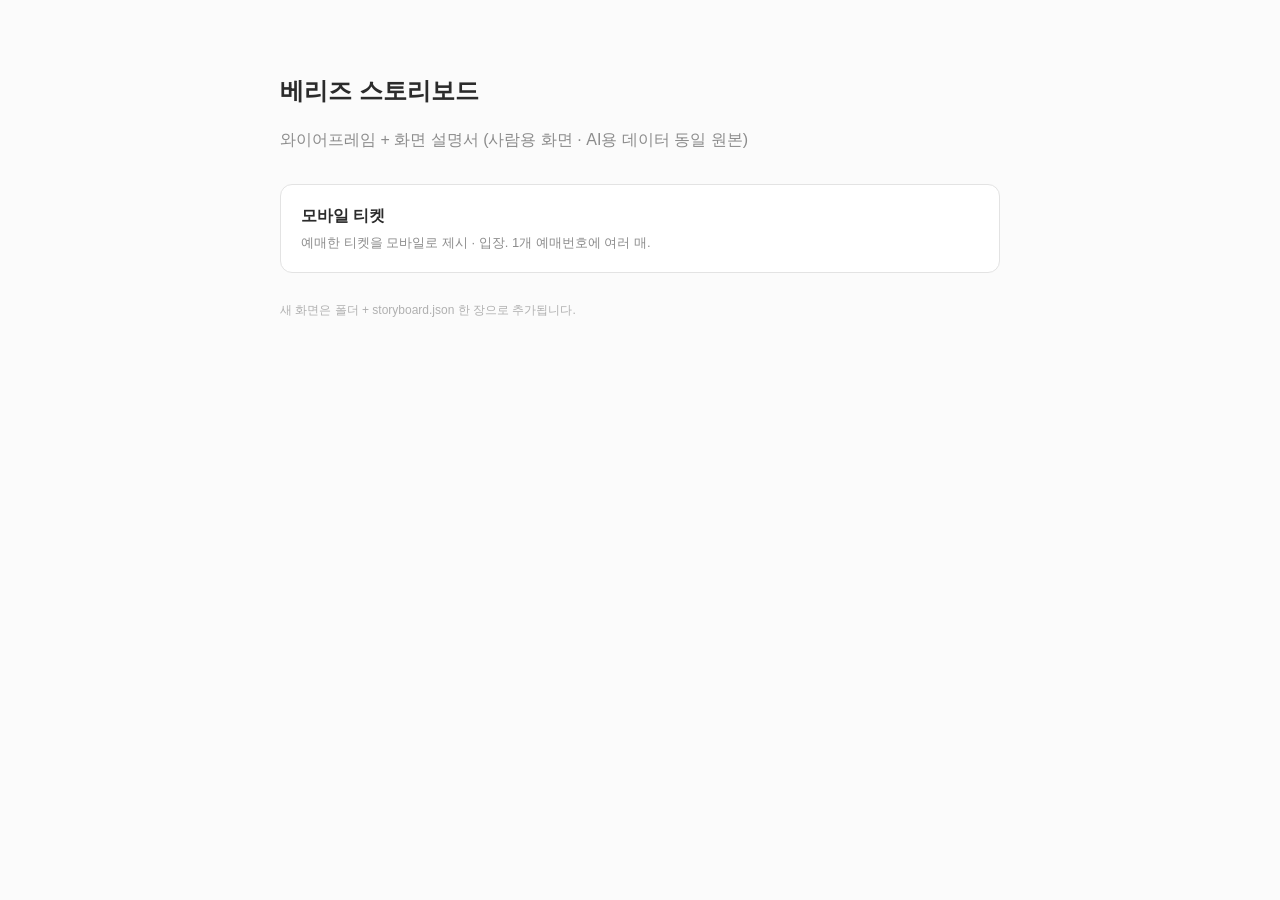
<file: index.html>
<!DOCTYPE html>
<html lang="ko">
<head>
  <meta charset="UTF-8" />
  <meta name="viewport" content="width=device-width, initial-scale=1.0" />
  <title>베리즈 스토리보드</title>
  <style>
    body { font-family: -apple-system, "Apple SD Gothic Neo", "Pretendard", "Malgun Gothic", sans-serif; background: #FBFBFB; color: #2B2B2B; max-width: 720px; margin: 0 auto; padding: 56px 24px; line-height: 1.6; }
    h1 { font-size: 24px; font-weight: 800; }
    p.sub { color: #8C8C8C; margin: 6px 0 32px; }
    a.card { display: block; border: 1px solid #E3E3E3; border-radius: 12px; padding: 18px 20px; margin-bottom: 12px; text-decoration: none; color: inherit; background: #fff; transition: border-color .15s; }
    a.card:hover { border-color: #5B5B5B; }
    a.card .name { font-size: 16px; font-weight: 700; }
    a.card .desc { font-size: 13px; color: #8C8C8C; margin-top: 4px; }
    .foot { margin-top: 28px; font-size: 12px; color: #B0B0B0; }
  </style>
</head>
<body>
  <h1>베리즈 스토리보드</h1>
  <p class="sub">와이어프레임 + 화면 설명서 (사람용 화면 · AI용 데이터 동일 원본)</p>

  <a class="card" href="mobile-ticket/">
    <div class="name">모바일 티켓</div>
    <div class="desc">예매한 티켓을 모바일로 제시 · 입장. 1개 예매번호에 여러 매.</div>
  </a>

  <p class="foot">새 화면은 폴더 + storyboard.json 한 장으로 추가됩니다.</p>
</body>
</html>
</file>
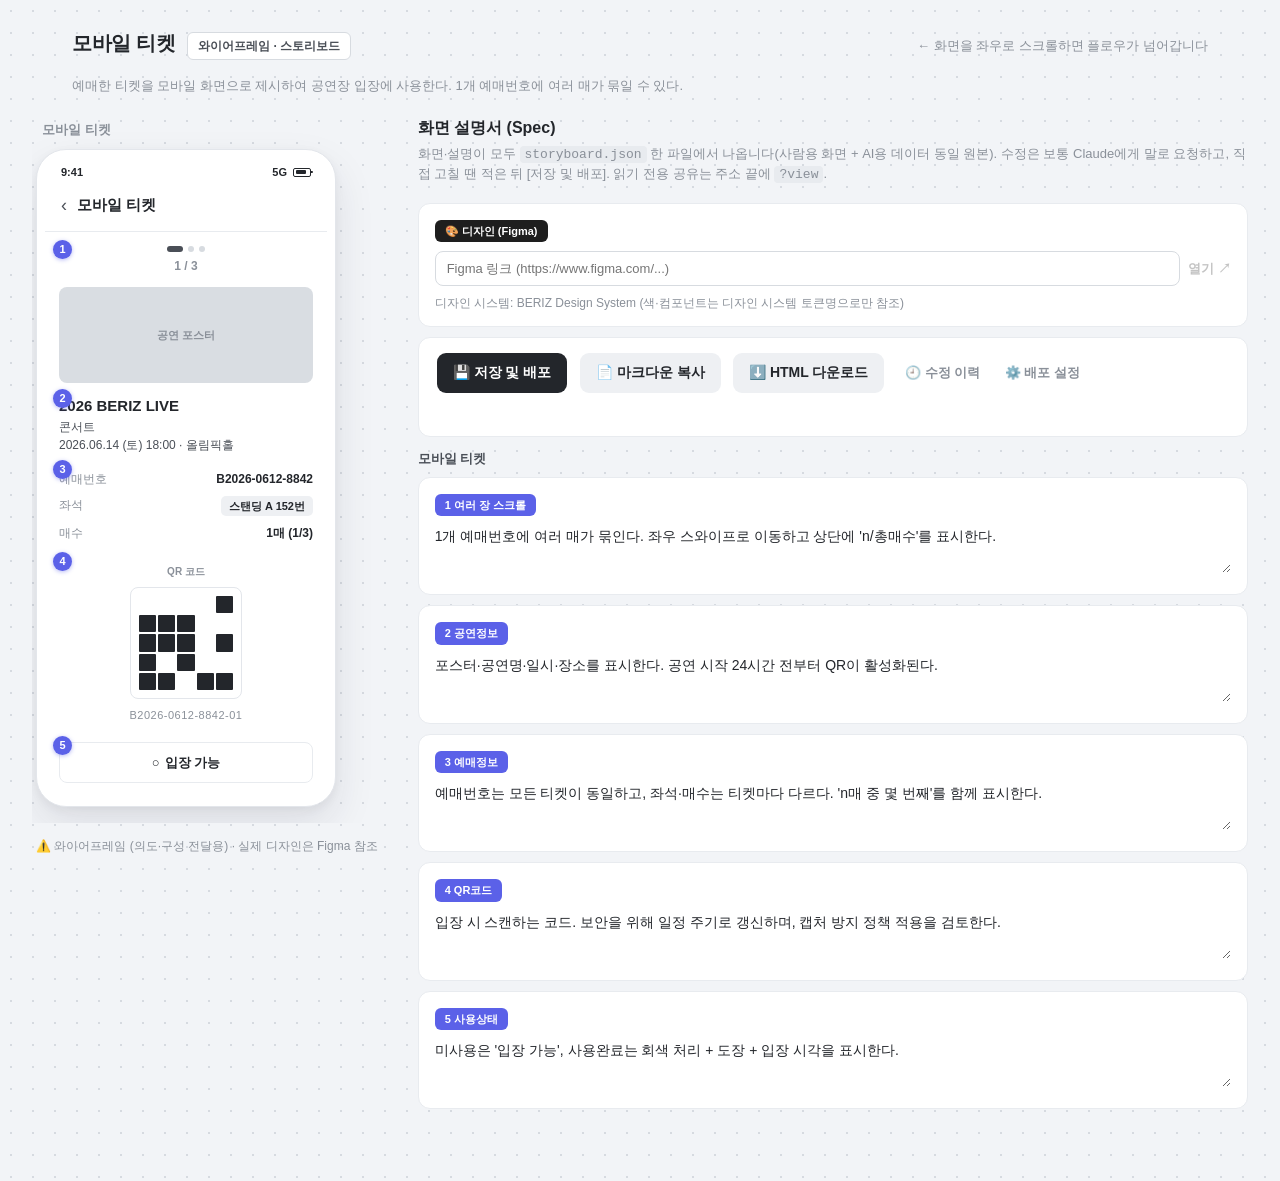
<file: mobile-ticket/index.html>
<!DOCTYPE html>
<html lang="ko">
<head>
  <meta charset="UTF-8" />
  <meta name="viewport" content="width=device-width, initial-scale=1.0" />
  <title>모바일 티켓 · 와이어프레임 스토리보드</title>
  <link rel="stylesheet" href="../engine/engine.css" />
</head>
<body>
  <div id="app"></div>
  <!-- 이 화면의 데이터 위치만 지정하면 됩니다. 나머지는 공용 엔진이 처리합니다. -->
  <script>window.STORYBOARD = { path: 'mobile-ticket/storyboard.json' };</script>
  <script src="../engine/engine.js"></script>
</body>
</html>
</file>
<file: engine/engine.css>
:root {
  --ink: #23262B; --gray: #8A9099; --line: #D7DBE0; --line-soft: #E8EBEF;
  --box: #D9DDE2; --box-2: #EEF0F3; --bg: #F5F6F8; --accent: #4A4F57;
  --ok: #2E7D32; --err: #C62828; --link: #2563EB;
  --pin: #5B61E8;
}
* { box-sizing: border-box; margin: 0; padding: 0; -webkit-font-smoothing: antialiased; }
body {
  font-family: -apple-system, "Apple SD Gothic Neo", "Pretendard", "Malgun Gothic", sans-serif;
  color: var(--ink); line-height: 1.5;
  background-color: #F2F4F7;
  background-image: radial-gradient(#D6DAE0 1.1px, transparent 1.1px);
  background-size: 22px 22px;
}
.topbar { max-width: 1200px; margin: 0 auto; padding: 28px 32px 0; display: flex; align-items: baseline; gap: 12px; flex-wrap: wrap; }
.topbar h1 { font-size: 20px; font-weight: 800; letter-spacing: -0.02em; }
.topbar .badge { font-size: 12px; font-weight: 700; color: var(--accent); background: #fff; border: 1px solid var(--line); padding: 4px 10px; border-radius: 6px; }
.topbar .hint { margin-left: auto; font-size: 13px; color: var(--gray); }
.topbar .purpose { flex-basis: 100%; font-size: 13px; color: var(--gray); margin-top: 4px; }

.page { max-width: 1320px; margin: 0 auto; padding: 20px 32px 64px; display: flex; gap: 40px; align-items: flex-start; flex-wrap: wrap; }
.stage { flex: 0 1 auto; min-width: 0; }
.docs { flex: 1 1 520px; min-width: 420px; }
.wf-note { font-size: 12px; color: var(--gray); margin: 14px 0 0 4px; }

/* ===== 멀티 화면 플로우 ===== */
.flow { display: flex; gap: 30px; overflow-x: auto; padding: 4px 4px 16px; }
.screen-col { flex: 0 0 auto; }
.screen-label { font-size: 13px; font-weight: 600; color: var(--gray); margin: 0 0 10px 6px; }

/* ===== 폰 프레임 ===== */
.phone { width: 300px; background: #fff; border: 1px solid #E3E6EB; border-radius: 30px; padding: 8px;
  box-shadow: 0 18px 40px rgba(28,30,55,.10), 0 3px 10px rgba(0,0,0,.05); }
.screen { background: #fff; border-radius: 23px; overflow: hidden; height: 640px; display: flex; flex-direction: column; position: relative; }
.statusbar { height: 28px; padding: 0 16px; display: flex; align-items: center; justify-content: space-between; font-size: 11px; font-weight: 700; flex: 0 0 auto; }
.statusbar .sys { display: inline-flex; align-items: center; gap: 6px; }
.statusbar .bat { display: inline-block; width: 18px; height: 9px; border: 1px solid var(--ink); border-radius: 2px; position: relative; }
.statusbar .bat::after { content: ""; position: absolute; left: 1.5px; top: 1.5px; bottom: 1.5px; width: 10px; background: var(--ink); border-radius: 1px; }
.statusbar .bat::before { content: ""; position: absolute; right: -3px; top: 2.5px; bottom: 2.5px; width: 2px; background: var(--ink); border-radius: 0 1px 1px 0; }
.appbar { padding: 6px 16px 12px; display: flex; align-items: center; gap: 10px; border-bottom: 1px solid var(--line-soft); flex: 0 0 auto; }
.appbar .back { font-size: 18px; color: var(--accent); }
.appbar .title { font-size: 15px; font-weight: 800; }
.screen-body { flex: 1; overflow-y: auto; padding: 14px; display: flex; flex-direction: column; gap: 12px; scrollbar-width: thin; }

/* ===== 블록 공통 ===== */
.blk { position: relative; }
.blk .t { font-size: 15px; font-weight: 800; }
.blk .s { font-size: 12px; color: var(--accent); }
.blk-text.center { text-align: center; }

/* 이미지/플레이스홀더 */
.ph { background: var(--box); border-radius: 8px; display: flex; align-items: center; justify-content: center; color: var(--gray); font-size: 11px; font-weight: 600; }

/* 리스트 */
.list .li { display: flex; align-items: center; gap: 10px; padding: 10px 2px; border-bottom: 1px solid var(--line-soft); }
.list .li:last-child { border-bottom: none; }
.av { width: 36px; height: 36px; border-radius: 50%; background: var(--box); flex: 0 0 auto; }
.li .li-main { flex: 1; min-width: 0; }
.li .li-main .t { font-size: 13px; font-weight: 700; }
.li .li-main .s { font-size: 11px; }
.li .li-tr { font-size: 11px; color: var(--gray); white-space: nowrap; }

/* 카드 */
.card { border: 1px solid var(--line); border-radius: 10px; overflow: hidden; }
.card .card-img { height: 90px; }
.card .card-body { padding: 10px 12px; display: flex; align-items: center; gap: 8px; }
.card .card-body .li-main { flex: 1; }

/* 키-값 필드 */
.fields .row { display: flex; justify-content: space-between; font-size: 12px; padding: 4px 0; }
.fields .row .k { color: var(--gray); }
.fields .row .v { font-weight: 700; text-align: right; }
.seat-badge { display: inline-block; background: var(--box-2); font-weight: 700; font-size: 11px; padding: 2px 8px; border-radius: 5px; }

/* 버튼 */
.btn { display: block; text-align: center; background: var(--ink); color: #fff; border-radius: 9px; padding: 11px; font-weight: 800; font-size: 13px; }
.btn.ghost { background: var(--box-2); color: var(--ink); }
.btn.line { background: #fff; border: 1px solid var(--ink); color: var(--ink); }

/* 검색 / 세그먼트 / 칩 */
.search { border: 1px solid var(--line); border-radius: 9px; padding: 10px 12px; color: var(--gray); font-size: 12px; }
.seg { display: flex; border: 1px solid var(--line); border-radius: 8px; overflow: hidden; }
.seg span { flex: 1; text-align: center; padding: 7px; font-size: 12px; font-weight: 700; color: var(--gray); }
.seg span.on { background: var(--ink); color: #fff; }
.chips { display: flex; gap: 6px; flex-wrap: wrap; }
.chip { border: 1px solid var(--line); border-radius: 999px; padding: 3px 11px; font-size: 11px; color: var(--accent); }

/* QR */
.qr-area { display: flex; flex-direction: column; align-items: center; gap: 8px; padding: 6px 0; }
.qr { width: 112px; height: 112px; padding: 8px; border-radius: 8px; border: 1px solid #E3E6EB; display: grid; grid-template-columns: repeat(5,1fr); grid-template-rows: repeat(5,1fr); gap: 2px; }
.qr i { border-radius: 1px; }
.qr i.f { background: var(--ink); }
.qr-label { font-size: 10px; color: var(--gray); font-weight: 700; }
.qr-code { font-size: 11px; color: var(--gray); letter-spacing: .5px; }

/* 상태 */
.status { text-align: center; padding: 10px; font-weight: 800; font-size: 13px; border-radius: 8px; border: 1px solid var(--line-soft); }
.status.unused { color: var(--ink); }
.status.used { color: var(--gray); background: var(--box-2); }
.status.info { color: var(--accent); background: var(--box-2); }
.status .ico { margin-right: 5px; }

/* 하단 네비 */
.bnav { display: flex; border-top: 1px solid var(--line-soft); margin: 0 -14px -14px; padding: 8px 0; background: #fff; }
.bnav span { flex: 1; text-align: center; font-size: 10px; color: var(--gray); }
.bnav span.on { color: var(--ink); font-weight: 800; }
.bnav .ic { display: block; width: 16px; height: 16px; border-radius: 4px; background: var(--box); margin: 0 auto 3px; }
.bnav span.on .ic { background: var(--ink); }

/* 페이저 / 노트 / 구분선 */
.pager { display: flex; flex-direction: column; align-items: center; gap: 5px; }
.pager .label { font-size: 12px; color: var(--gray); font-weight: 600; }
.pager .dots { display: flex; gap: 5px; }
.pager .dot { width: 6px; height: 6px; border-radius: 50%; background: var(--line); }
.pager .dot.on { background: var(--accent); width: 16px; border-radius: 3px; }
.note-blk { border: 1px dashed var(--line); color: var(--gray); font-size: 12px; padding: 8px 11px; border-radius: 8px; }
.divider { height: 1px; background: var(--line-soft); }

/* ===== 주석핀 ===== */
.pin { position: absolute; top: -6px; left: -6px; width: 19px; height: 19px; border-radius: 50%;
  background: var(--pin); color: #fff; font-size: 11px; font-weight: 800; line-height: 19px; text-align: center;
  z-index: 6; box-shadow: 0 1px 4px rgba(91,97,232,.45); cursor: pointer; transition: transform .12s; }
.pin:hover, .pin.act { transform: scale(1.18); }

/* ===== 오른쪽 패널 ===== */
.docs h2 { font-size: 16px; font-weight: 800; margin-bottom: 4px; }
.docs .sub { font-size: 13px; color: var(--gray); margin-bottom: 18px; }
.docs .sub code { background:#E8EBEF; padding:1px 5px; border-radius:4px; }
.desc-screen h3 { font-size: 13px; font-weight: 800; color: var(--accent); margin: 18px 0 8px; }
.desc-screen:first-child h3 { margin-top: 0; }
.block { background: #fff; border: 1px solid var(--line-soft); border-radius: 12px; padding: 14px 16px; margin-bottom: 10px; transition: border-color .12s, box-shadow .12s; }
.block.hl { border-color: var(--pin); box-shadow: 0 0 0 2px rgba(91,97,232,.18); }
.block .tag { display: inline-block; font-size: 11px; font-weight: 800; color: #fff; background: var(--accent); padding: 3px 10px; border-radius: 6px; margin-bottom: 9px; }
.block .tag.num { background: var(--pin); }
.block textarea { width: 100%; border: none; resize: vertical; min-height: 48px; font-family: inherit; font-size: 14px; line-height: 1.6; color: var(--ink); background: transparent; outline: none; }
.block textarea::placeholder { color: #B6BBC2; }
.block .desc-text { font-size: 14px; line-height: 1.6; white-space: pre-wrap; }

.figma .tag { background: #1E1E1E; }
.figma .lk-row { display: flex; gap: 8px; align-items: center; }
.figma input { flex: 1; border: 1px solid var(--line); border-radius: 8px; padding: 9px 11px; font-size: 13px; outline: none; font-family: inherit; }
.figma input:focus { border-color: var(--accent); }
.figma a { font-size: 13px; font-weight: 700; color: var(--link); white-space: nowrap; text-decoration: none; }
.figma a.disabled { color: #C4C4C4; pointer-events: none; }
.figma .ds { font-size: 12px; color: var(--gray); margin-top: 8px; }

.deploy-bar { background: #fff; border: 1px solid var(--line-soft); border-radius: 12px; padding: 15px 18px; margin-bottom: 12px; }
.deploy-bar button { border: none; font-weight: 800; font-size: 14px; padding: 11px 16px; border-radius: 9px; cursor: pointer; }
.deploy-bar .primary { background: var(--ink); color: #fff; }
.deploy-bar .secondary { background: var(--box-2); color: var(--ink); margin-left: 8px; }
.deploy-bar button:disabled { opacity: .5; cursor: not-allowed; }
.deploy-bar .gear { background: none; color: var(--gray); font-size: 13px; padding: 6px 4px; margin-left: 12px; font-weight: 600; }
.deploy-status { font-size: 13px; margin-top: 10px; min-height: 18px; }
.deploy-status.ok { color: var(--ok); } .deploy-status.err { color: var(--err); } .deploy-status.busy { color: var(--gray); }
.deploy-status a { color: var(--link); font-weight: 700; }
.settings, .history { margin-top: 12px; padding-top: 12px; border-top: 1px solid var(--line-soft); display: none; }
.settings.open, .history.open { display: block; }
.settings label { font-size: 12px; font-weight: 700; color: var(--gray); display: block; margin-bottom: 6px; }
.settings input { width: 100%; border: 1px solid var(--line); border-radius: 8px; padding: 9px 11px; font-size: 13px; font-family: monospace; outline: none; }
.settings .save-key { margin-top: 8px; background: var(--box-2); color: var(--ink); }
.settings .note { font-size: 12px; color: var(--gray); margin-top: 8px; line-height: 1.5; }
.history h4 { font-size: 12px; font-weight: 800; color: var(--gray); margin-bottom: 8px; }
.history ul { list-style: none; }
.history li { font-size: 13px; padding: 7px 0; border-bottom: 1px solid var(--line-soft); display: flex; justify-content: space-between; gap: 10px; }
.history li:last-child { border-bottom: none; }
.history .when { color: var(--gray); white-space: nowrap; font-size: 12px; }
.history .msg { flex: 1; }
.history a { color: var(--link); text-decoration: none; font-size: 12px; }
.history .empty { font-size: 13px; color: var(--gray); }

body.viewer .deploy-bar, body.viewer .sub-edit { display: none; }
body.viewer .figma input { display: none; }
</file>
